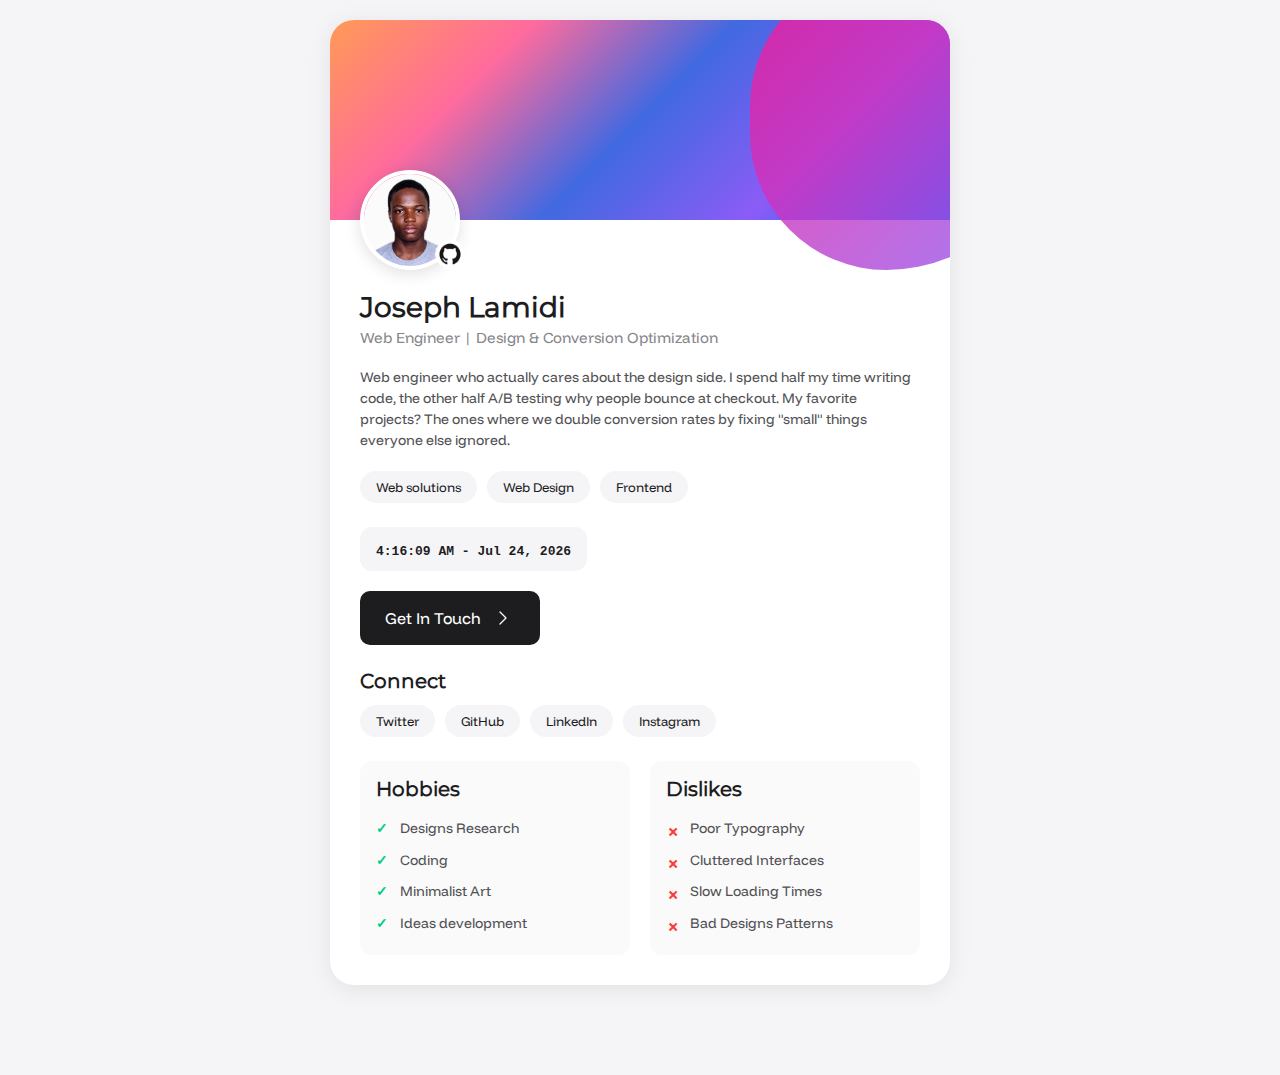
<file: index.html>
<!DOCTYPE html>
<html lang="en">
  <head>
    <meta charset="UTF-8" />
    <meta name="viewport" content="width=device-width, initial-scale=1.0" />
    <link rel="stylesheet" href="./styles.css" />
    <title>Nexon - Profile Card</title>
  </head>
  <body>
    <article data-testid="test-profile-card">
      <div class="card-header">
        <div class="avatar-container">
          <figure>
            <img
              data-testid="test-user-avatar"
              src="./assets/DSC_3279.jpg"
              alt="Profile picture of John Morton"
            />
            <img
              src="./assets/github_icon.jpeg"
              alt="github icon"
              class="status-indicator"
            />
          </figure>
        </div>
      </div>

      <div class="card-body">
        <h1 data-testid="test-user-name">Joseph Lamidi</h1>
        <div class="subtitle">
          Web Engineer | Design & Conversion Optimization
        </div>

        <p data-testid="test-user-bio">
          Web engineer who actually cares about the design side. I spend half my
          time writing code, the other half A/B testing why people bounce at
          checkout. My favorite projects? The ones where we double conversion
          rates by fixing "small" things everyone else ignored.
        </p>

        <div class="skills-container">
          <span class="skill-tag">Web solutions</span>
          <span class="skill-tag">Web Design</span>
          <span class="skill-tag">Frontend</span>
        </div>

        <div class="time-display">
          <span data-testid="test-user-time"></span>
        </div>

        <button class="cta-button">
          Get In Touch <img src="./assets/chevron_right.svg" alt="chevron" />
        </button>

        <nav
          data-testid="test-user-social-links"
          aria-label="Social media links"
        >
          <div class="section-title">Connect</div>
          <ul>
            <li>
              <a
                href="https://x.com/nexon_codes"
                target="_blank"
                rel="noopener noreferrer"
                data-testid="test-user-social-twitter"
                >Twitter</a
              >
            </li>
            <li>
              <a
                href="https://github.com/Jaycode01"
                target="_blank"
                rel="noopener noreferrer"
                data-testid="test-user-social-github"
                >GitHub</a
              >
            </li>
            <li>
              <a
                href="https://linkedin.com/in/joseph-lamidi-9b83a4286"
                target="_blank"
                rel="noopener noreferrer"
                data-testid="test-user-social-linkedin"
                >LinkedIn</a
              >
            </li>
            <li>
              <a
                href="https://instagram.com/nexon.codes"
                target="_blank"
                rel="noopener noreferrer"
                data-testid="test-user-social-dribbble"
                >Instagram</a
              >
            </li>
          </ul>
        </nav>

        <div class="lists-container">
          <section>
            <h2 class="section-title">Hobbies</h2>
            <ul data-testid="test-user-hobbies">
              <li>Designs Research</li>
              <li>Coding</li>
              <li>Minimalist Art</li>
              <li>Ideas development</li>
            </ul>
          </section>

          <section>
            <h2 class="section-title">Dislikes</h2>
            <ul data-testid="test-user-dislikes">
              <li>Poor Typography</li>
              <li>Cluttered Interfaces</li>
              <li>Slow Loading Times</li>
              <li>Bad Designs Patterns</li>
            </ul>
          </section>
        </div>
      </div>
    </article>

    <!-- Scripts -->
    <script src="./scripts.js"></script>
  </body>
</html>
</file>
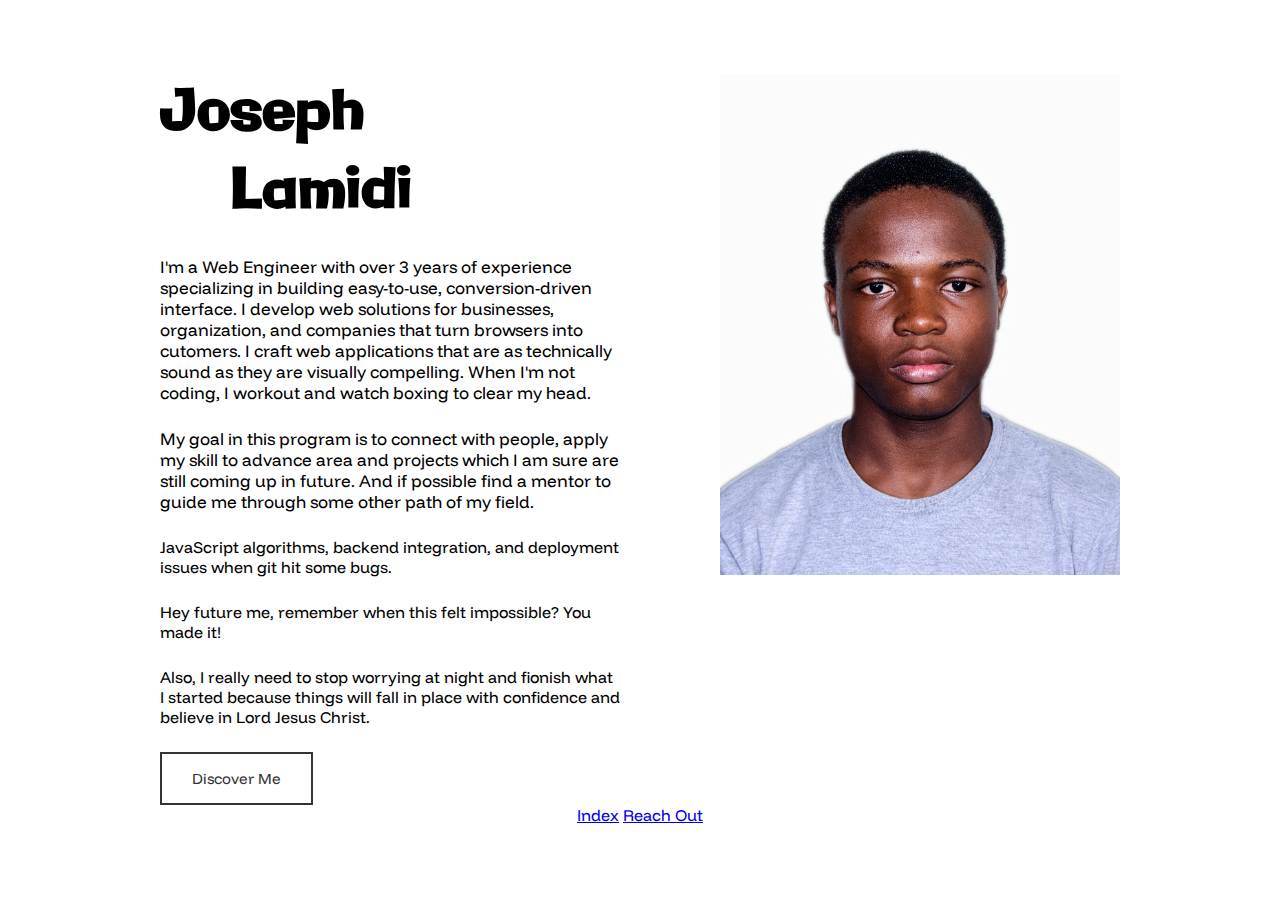
<file: about.html>
<!DOCTYPE html>
<html lang="en">
  <head>
    <meta charset="UTF-8" />
    <meta name="viewport" content="width=device-width, initial-scale=1.0" />
    <link rel="stylesheet" href="./about.css" />
    <title>Know more about Nexon</title>
  </head>
  <body>
    <main data-testid="test-about-page">
      <section class="left_section">
        <div class="heading">
          <h1>Joseph</h1>
          <h1>Lamidi</h1>
        </div>
        <section class="about_me" data-testid="test-about-bio">
          <p>
            I'm a Web Engineer with over 3 years of experience specializing in
            building easy-to-use, conversion-driven interface. I develop web
            solutions for businesses, organization, and companies that turn
            browsers into cutomers. I craft web applications that are as
            technically sound as they are visually compelling. When I'm not
            coding, I workout and watch boxing to clear my head.
          </p>
        </section>
        <section class="about_me" data-testid="test-about-goals">
          <p>
            My goal in this program is to connect with people, apply my skill to
            advance area and projects which I am sure are still coming up in
            future. And if possible find a mentor to guide me through some other
            path of my field.
          </p>
        </section>
        <section data-testid="test-about-confidence">
          <p>
            JavaScript algorithms, backend integration, and deployment issues
            when git hit some bugs.
          </p>
        </section>
        <section data-testid="test-about-future-note">
          <p>Hey future me, remember when this felt impossible? You made it!</p>
        </section>
        <section data-testid="test-about-extra">
          <p>
            Also, I really need to stop worrying at night and fionish what I
            started because things will fall in place with confidence and
            believe in Lord Jesus Christ.
          </p>
        </section>
        <a href="https://nex0n.vercel.app/" class="cta">Discover Me</a>
      </section>
      <section class="right_section">
        <img src="./assets/DSC_3279.jpg" alt="nexon" />
      </section>
    </main>

    <footer>
      <a href="./index.html">Index</a>
      <a href="./contact.html">Reach Out</a>
    </footer>
    <!-- Scripts -->
    <script src="./scripts.js"></script>
  </body>
</html>
</file>
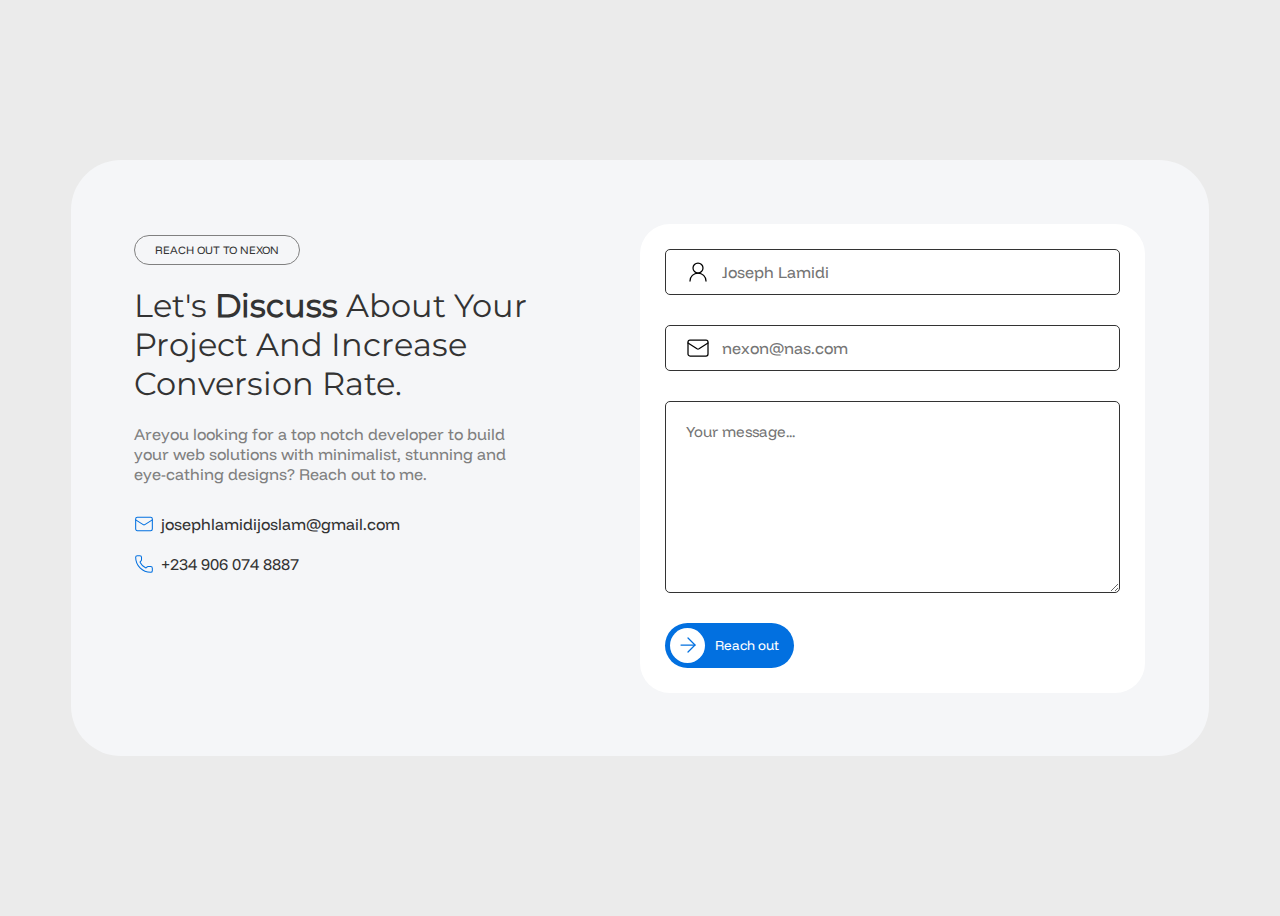
<file: contact.html>
<!DOCTYPE html>
<html lang="en">
  <head>
    <meta charset="UTF-8" />
    <meta name="viewport" content="width=device-width, initial-scale=1.0" />
    <link rel="stylesheet" href="./contact.css" />
    <title>Nexon | Reach Out</title>
  </head>
  <body>
    <main>
      <section class="left_section">
        <p class="label">reach out to nexon</p>
        <h1 class="heading">
          Let's <b>discuss</b> about your project and increase conversion rate.
        </h1>
        <p class="description">
          Areyou looking for a top notch developer to build your web solutions
          with minimalist, stunning and eye-cathing designs? Reach out to me.
        </p>
        <div class="other_contacts">
          <a href="mailto:josephlamidijoslam@gmail.com">
            <img src="./assets/mail.svg" alt="mail icon" />
            <span>josephlamidijoslam@gmail.com</span>
          </a>
          <a href="telto:+2349060748887">
            <img src="./assets/phone.svg" alt="phone icon" />
            <span>+234 906 074 8887</span>
          </a>
        </div>
      </section>
      <section>
        <form class="contact_form">
          <div class="name">
            <img src="./assets/user.svg" alt="user icon" />
            <input type="text" placeholder="Joseph Lamidi" />
          </div>
          <div class="email">
            <img src="./assets/mail-black.svg" alt="mail icon" />
            <input type="email" placeholder="nexon@nas.com" />
          </div>
          <textarea
            name=""
            id=""
            class="message"
            placeholder="Your message..."
          ></textarea>
          <button type="submit">
            <span>
              <img src="./assets/arrow_right.svg" alt="arrow right" />
            </span>
            <span>Reach out</span>
          </button>
        </form>
      </section>
    </main>

    <!-- Scripts -->
    <script src="./scripts.js"></script>
  </body>
</html>
</file>
<file: styles.css>
@font-face {
  font-family: "Funnel Display";
  src: url("./fonts/FunnelDisplay-Regular.woff2") format("woff2");
  font-display: swap;
}

@font-face {
  font-family: "Montserrat";
  src: url("./fonts/Montserrat-Regular.woff2") format("woff2");
}

* {
  margin: 0;
  padding: 0;
  box-sizing: border-box;
}

body {
  font-family: "Funnel Display", fantasy;
  background: #f5f5f7;
  min-height: 100vh;
  display: flex;
  justify-content: center;
  align-items: center;
  padding: 20px;
}

article[data-testid="test-profile-card"] {
  background: white;
  border-radius: 24px;
  box-shadow: 0 4px 24px rgba(0, 0, 0, 0.08);
  max-width: 50%;
  width: 100%;
  position: relative;
  margin-bottom: 70px;
  overflow: hidden;
}

.card-header {
  background: linear-gradient(
    135deg,
    #ff9a56 0%,
    #ff6b9d 25%,
    #4169e1 50%,
    #8b5cf6 75%,
    #0066ff 100%
  );
  height: 200px;
  position: relative;
}

.card-header::before {
  content: "";
  position: absolute;
  width: 300px;
  height: 300px;
  background: linear-gradient(135deg, #ff1493 0%, #8b5cf6 100%);
  border-radius: 50% 40% 60% 50%;
  top: -50px;
  right: -100px;
  opacity: 0.8;
}

.avatar-container {
  position: absolute;
  bottom: -50px;
  left: 30px;
  z-index: 99;
}

figure {
  position: relative;
  width: 100px;
  height: 100px;
  margin: 0;
}

img[data-testid="test-user-avatar"] {
  width: 100px;
  height: 100px;
  border-radius: 50%;
  border: 4px solid white;
  object-fit: cover;
  box-shadow: 0 4px 16px rgba(0, 0, 0, 0.12);
  background: white;
}

.status-indicator {
  position: absolute;
  bottom: 1px;
  right: -5px;
  width: 30px;
  height: 30px;
  background: #00d084;
  border: 1px solid #fff;
  border-radius: 50%;
}

.card-body {
  padding: 70px 30px 30px;
}

h1[data-testid="test-user-name"] {
  font-size: 28px;
  font-weight: 600;
  font-family: "Montserrat", fantasy;
  color: #1d1d1f;
  margin-bottom: 4px;
}

.subtitle {
  font-size: 15px;
  color: #86868b;
  margin-bottom: 20px;
}

p[data-testid="test-user-bio"] {
  color: #515154;
  line-height: 1.5;
  margin-bottom: 20px;
  font-size: 14px;
}

.skills-container {
  display: flex;
  gap: 10px;
  flex-wrap: wrap;
  margin-bottom: 24px;
}

.skill-tag {
  padding: 8px 16px;
  background: #f5f5f7;
  border-radius: 20px;
  font-size: 13px;
  color: #1d1d1f;
  font-weight: 500;
}

.skill-tag.more {
  color: #86868b;
}

.time-display {
  background: #f5f5f7;
  padding: 12px 16px;
  width: fit-content;
  border-radius: 12px;
  font-family: inherit;
  margin-bottom: 20px;
  text-align: center;
}

.time-label {
  font-size: 12px;
  color: #86868b;
  margin-bottom: 4px;
}

span[data-testid="test-user-time"] {
  font-family: "SF Mono", "Monaco", "Courier New", monospace;
  color: #1d1d1f;
  font-size: 13px;
  font-weight: 600;
}

.cta-button {
  width: fit-content;
  padding: 15px 25px;
  display: flex;
  flex-direction: row;
  align-items: center;
  font-family: inherit;
  background: #1d1d1f;
  color: white;
  gap: 10px;
  border: none;
  border-radius: 10px;
  font-size: 16px;
  cursor: pointer;
  transition: all 0.3s;
  margin-bottom: 24px;
}

.cta-button:hover,
.cta-button:focus {
  background: #2d2d2f;
  transform: translateY(-2px);
  box-shadow: 0 8px 16px rgba(0, 0, 0, 0.16);
  outline: none;
}

nav[data-testid="test-user-social-links"] {
  margin-bottom: 24px;
}

.section-title {
  font-size: 20px;
  font-family: "Montserrat";
  font-weight: 600;
  color: #1d1d1f;
  margin-bottom: 12px;
}

nav ul {
  list-style: none;
  display: flex;
  gap: 10px;
  flex-wrap: wrap;
}

nav ul li a {
  display: inline-block;
  padding: 8px 16px;
  background: #f5f5f7;
  color: #1d1d1f;
  text-decoration: none;
  border-radius: 20px;
  transition: all 0.3s;
  font-size: 13px;
  font-weight: 500;
}

nav ul li a:hover,
nav ul li a:focus {
  background: #e5e5e5;
  transform: translateY(-2px);
  outline: none;
}

.lists-container {
  display: grid;
  grid-template-columns: 1fr;
  gap: 20px;
}

section {
  background: #fafafa;
  padding: 16px;
  border-radius: 12px;
}

section h2 {
  font-size: 14px;
  font-weight: 600;
  color: #1d1d1f;
  margin-bottom: 12px;
}

ul[data-testid="test-user-hobbies"],
ul[data-testid="test-user-dislikes"] {
  list-style: none;
  padding-left: 0;
}

ul[data-testid="test-user-hobbies"] li,
ul[data-testid="test-user-dislikes"] li {
  color: #515154;
  padding: 6px 0;
  padding-left: 24px;
  position: relative;
  line-height: 1.4;
  font-size: 14px;
}

ul[data-testid="test-user-hobbies"] li::before {
  content: "✓";
  position: absolute;
  left: 0;
  color: #00d084;
  font-weight: bold;
}

ul[data-testid="test-user-dislikes"] li::before {
  content: "×";
  position: absolute;
  left: 2px;
  color: #ff3b30;
  font-weight: bold;
  font-size: 18px;
}

footer {
  position: fixed;
  bottom: 0;
  width: 100%;
  padding: 20px;
  display: flex;
  flex-direction: row;
  gap: 50px;
  align-items: center;
}

footer a {
  text-decoration: none;
  color: #333;
  font-weight: bold;
}

@media (min-width: 768px) {
  .lists-container {
    grid-template-columns: 1fr 1fr;
  }
}

a:focus,
button:focus {
  outline: 3px solid #0066ff;
  outline-offset: 2px;
}

@media (max-width: 500px) {
  article[data-testid="test-profile-card"] {
    max-width: 100%;
  }

  h1[data-testid="test-user-name"] {
    font-size: 24px;
  }

  .stats-container {
    gap: 12px;
  }

  .stat-value {
    font-size: 18px;
  }
}
</file>
<file: about.css>
@font-face {
  font-family: "Funnel Display";
  src: url("./fonts/FunnelDisplay-Regular.woff2") format("woff2");
}

@font-face {
  font-family: "Galindo";
  src: url("./fonts/Galindo-Regular.woff2") format("woff2");
}

* {
  margin: 0;
  padding: 0;
  box-sizing: border-box;
}

body {
  font-family: "Funnel Display", fantasy;
  display: flex;
  flex-direction: column;
  justify-content: center;
  align-items: center;
  height: 100vh;
}

main {
  display: flex;
  flex-direction: row;
  width: 75%;
  justify-content: space-between;
}

.heading {
  display: flex;
  flex-direction: column;
}

h1 {
  font-family: "Galindo";
  font-size: 55px;
}

h1:nth-child(2) {
  margin-left: 70px;
}

.left_section {
  display: flex;
  flex-direction: column;
  gap: 25px;
}

.right_section {
  height: 500px;
  width: fit-content;
}

.right_section img {
  height: 100%;
  width: 400px;
  margin-left: 100px;
}

.about_me {
  font-size: 17px;
}

.cta {
  padding: 15px 30px;
  text-decoration: none;
  color: #333;
  width: fit-content;
  border: 2px solid #333;
  font-size: 15px;
}
</file>
<file: contact.css>
@font-face {
  font-family: "Funnel Display";
  src: url("./fonts/FunnelDisplay-Regular.woff2") format("woff2");
}

@font-face {
  font-family: "Montserrat";
  src: url("./fonts/Montserrat-Regular.woff2") format("woff2");
}

body {
  background-color: #ebebeb;
  font-family: "Funnel Display", fantasy;
  height: 100vh;
  display: flex;
  flex-direction: column;
  color: #333;
  justify-content: center;
  align-items: center;
}

main {
  background-color: #f5f6f8;
  width: 80%;
  padding: 5%;
  display: flex;
  border-radius: 50px;
  flex-direction: row;
  justify-content: space-between;
}

main > section {
  width: 50%;
}

.label {
  text-transform: uppercase;
  font-size: 11px;
  padding: 7px 20px;
  border: 1px solid #808080;
  width: fit-content;
  border-radius: 30px;
}

h1 {
  font-family: "Montserrat", fantasy;
  font-weight: normal;
  text-transform: capitalize;
  width: 80%;
}

.description {
  color: #808080;
  width: 80%;
}

.other_contacts {
  margin-top: 30px;
  display: flex;
  flex-direction: column;
  gap: 20px;
}

.other_contacts > a {
  display: flex;
  flex-direction: row;
  align-items: center;
  gap: 7px;
  text-decoration: none;
  color: #333;
}

.other_contacts > a > img {
  width: 20px;
}

.contact_form {
  width: 90%;
  align-self: flex-end;
  background-color: #fff;
  height: fit-content;
  display: flex;
  flex-direction: column;
  gap: 30px;
  padding: 25px;
  border-radius: 30px;
}

.name,
.email,
.subject {
  display: flex;
  flex-direction: row;
  border: 1.5px solid #333;
  border-radius: 5px;
  padding: 10px 20px;
  gap: 10px;
}

input {
  font-family: inherit;
  border: none;
  outline: none;
  width: 100%;
  font-size: 16px;
}

textarea {
  outline: none;
  font-size: 15px;
  font-family: inherit;
  border: 1px solid #333;
  padding: 20px;
  height: 150px;
  border-radius: 5px;
}

button {
  display: flex;
  flex-direction: row;
  align-items: center;
  width: fit-content;
  background-color: #0270e0;
  color: #fff;
  font-family: inherit;
  border: none;
  padding: 5px;
  border-radius: 30px;
  cursor: pointer;
  transition: all 0.5s ease;
}

button:hover {
  background-color: #0271e0a8;
  transform: translateY(-5px);
}

button > span:first-child {
  background: #fff;
  width: 35px;
  height: 35px;
  display: flex;
  align-items: center;
  justify-content: center;
  border-radius: 50%;
}

button > span:nth-child(2) {
  margin: 0 10px;
}

input.error,
textarea.error {
  border-color: #ff3b30;
}

label {
  font-size: 14px;
}

.required {
  color: #ff3b30;
}

.error-message {
  font-size: 12px;
  display: none;
  color: #ff3b30;
  margin-left: 4px;
  transition: all 0.7s ease;
}

.error-message.show {
  display: block;
}

.form_group {
  display: flex;
  flex-direction: column;
  gap: 10px;
}

.success-message {
  padding: 16px;
  background: #d4edda;
  color: #155724;
  border: 1px solid #1b8a35;
  border-radius: 8px;
  margin-bottom: 20px;
}

@media (max-width: 768px) {
  body {
    max-width: fit-content;
  }

  main {
    flex-direction: column;
    border-radius: 20px;
    gap: 50px;
  }

  main > section {
    width: 100%;
  }

  h1 {
    font-size: 30px;
  }

  h1,
  .description {
    width: 100%;
  }
}
</file>
